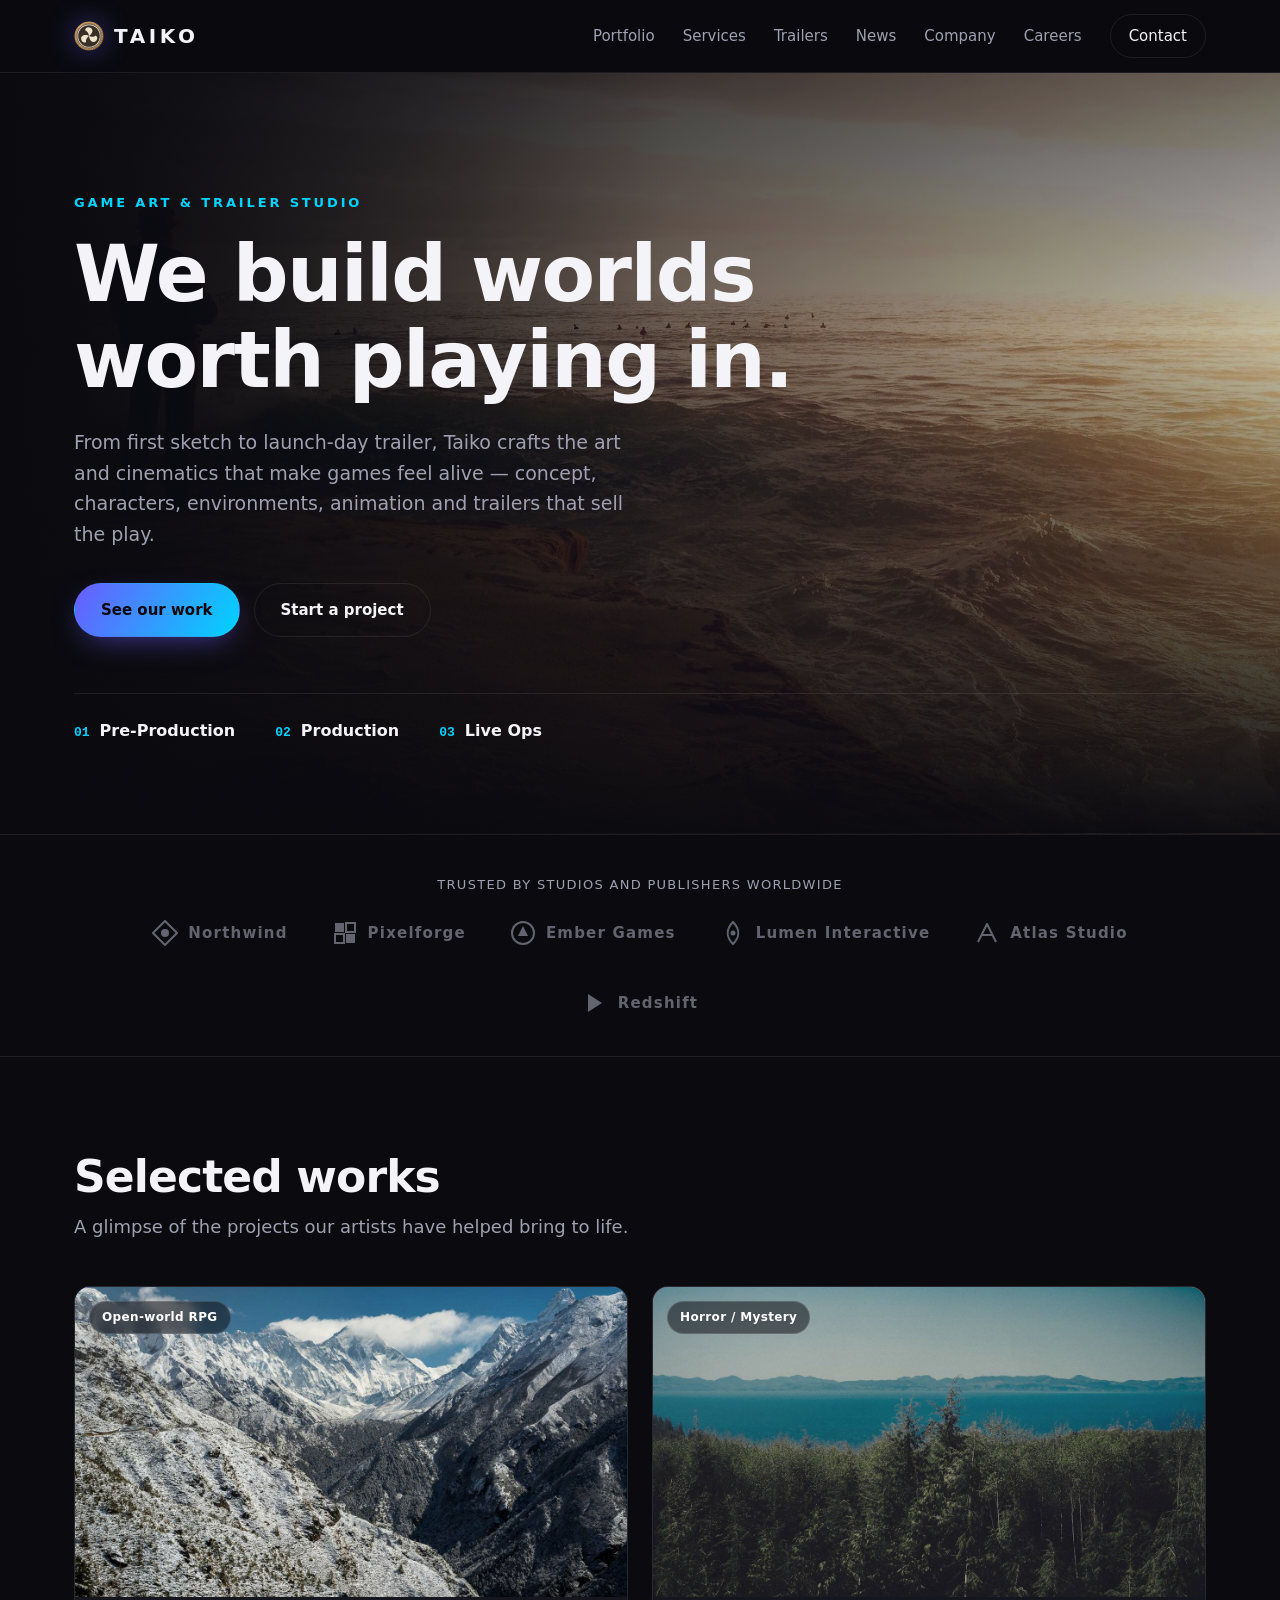
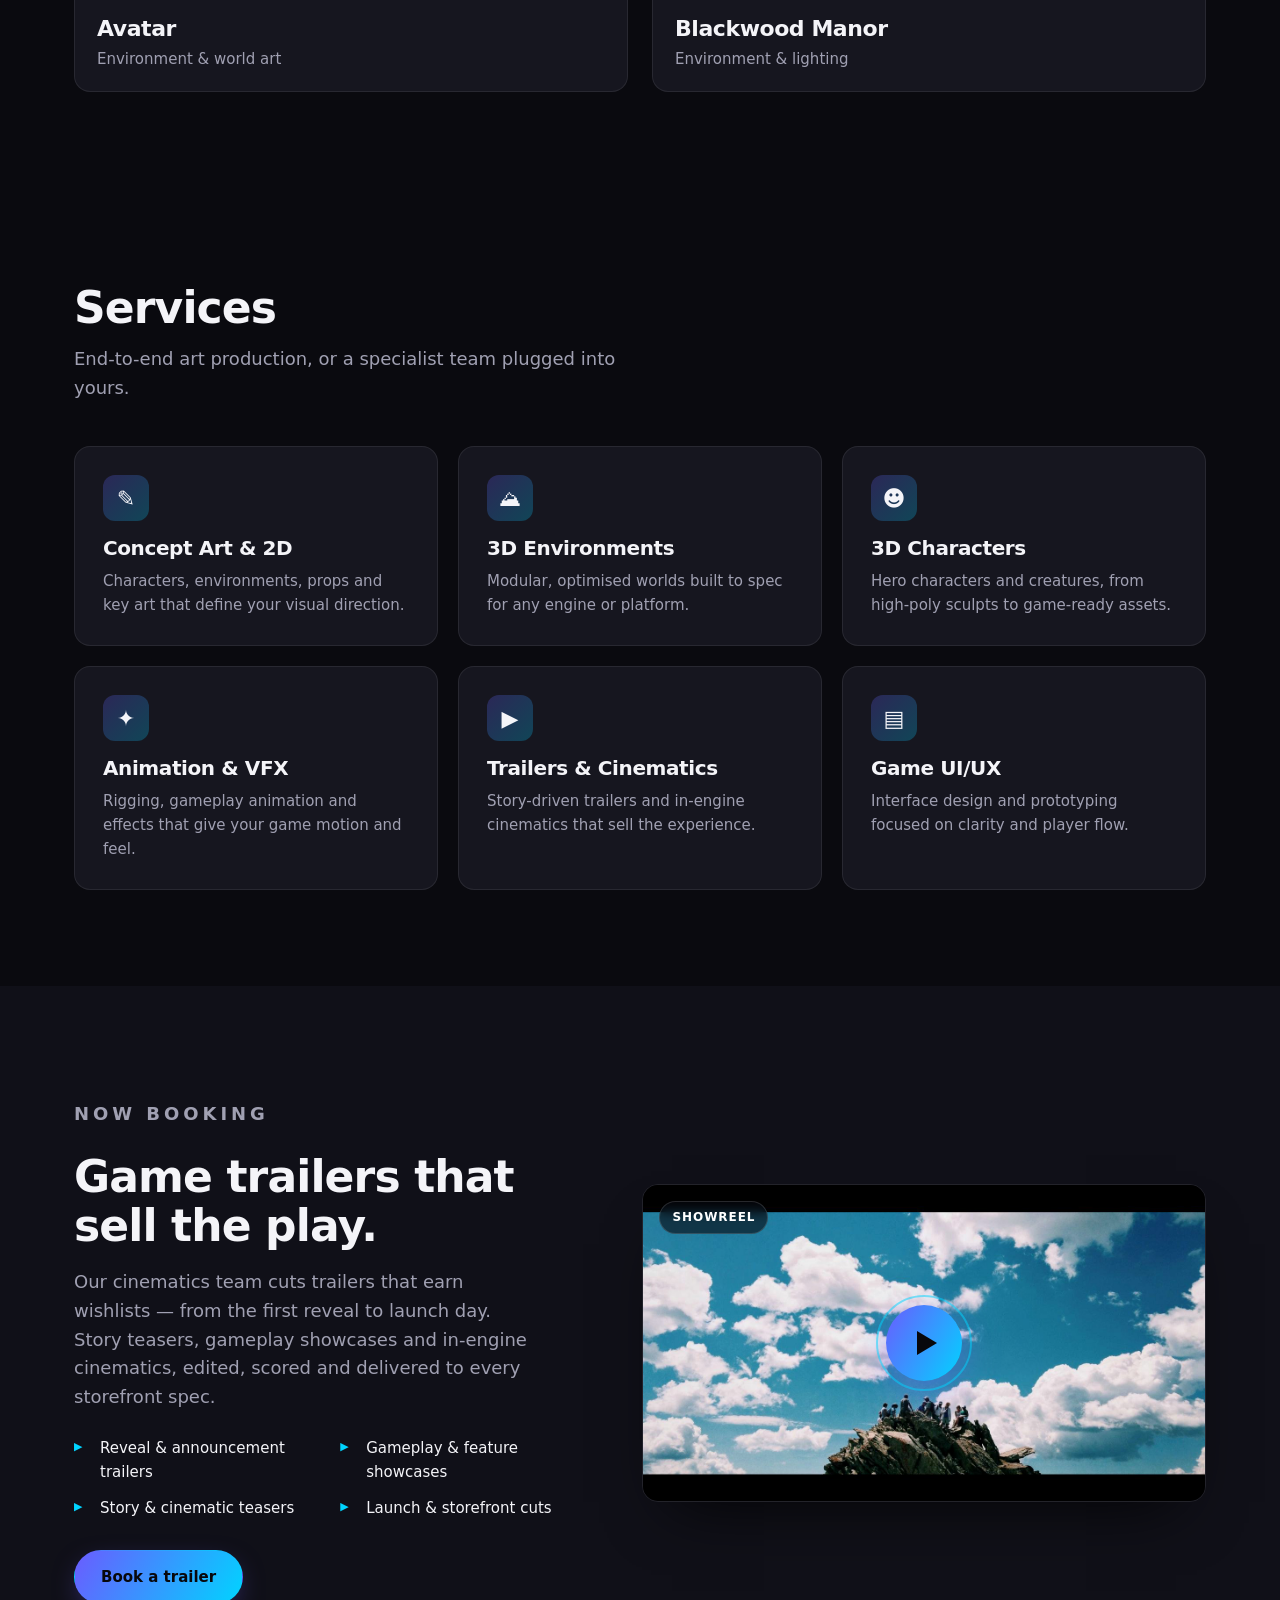
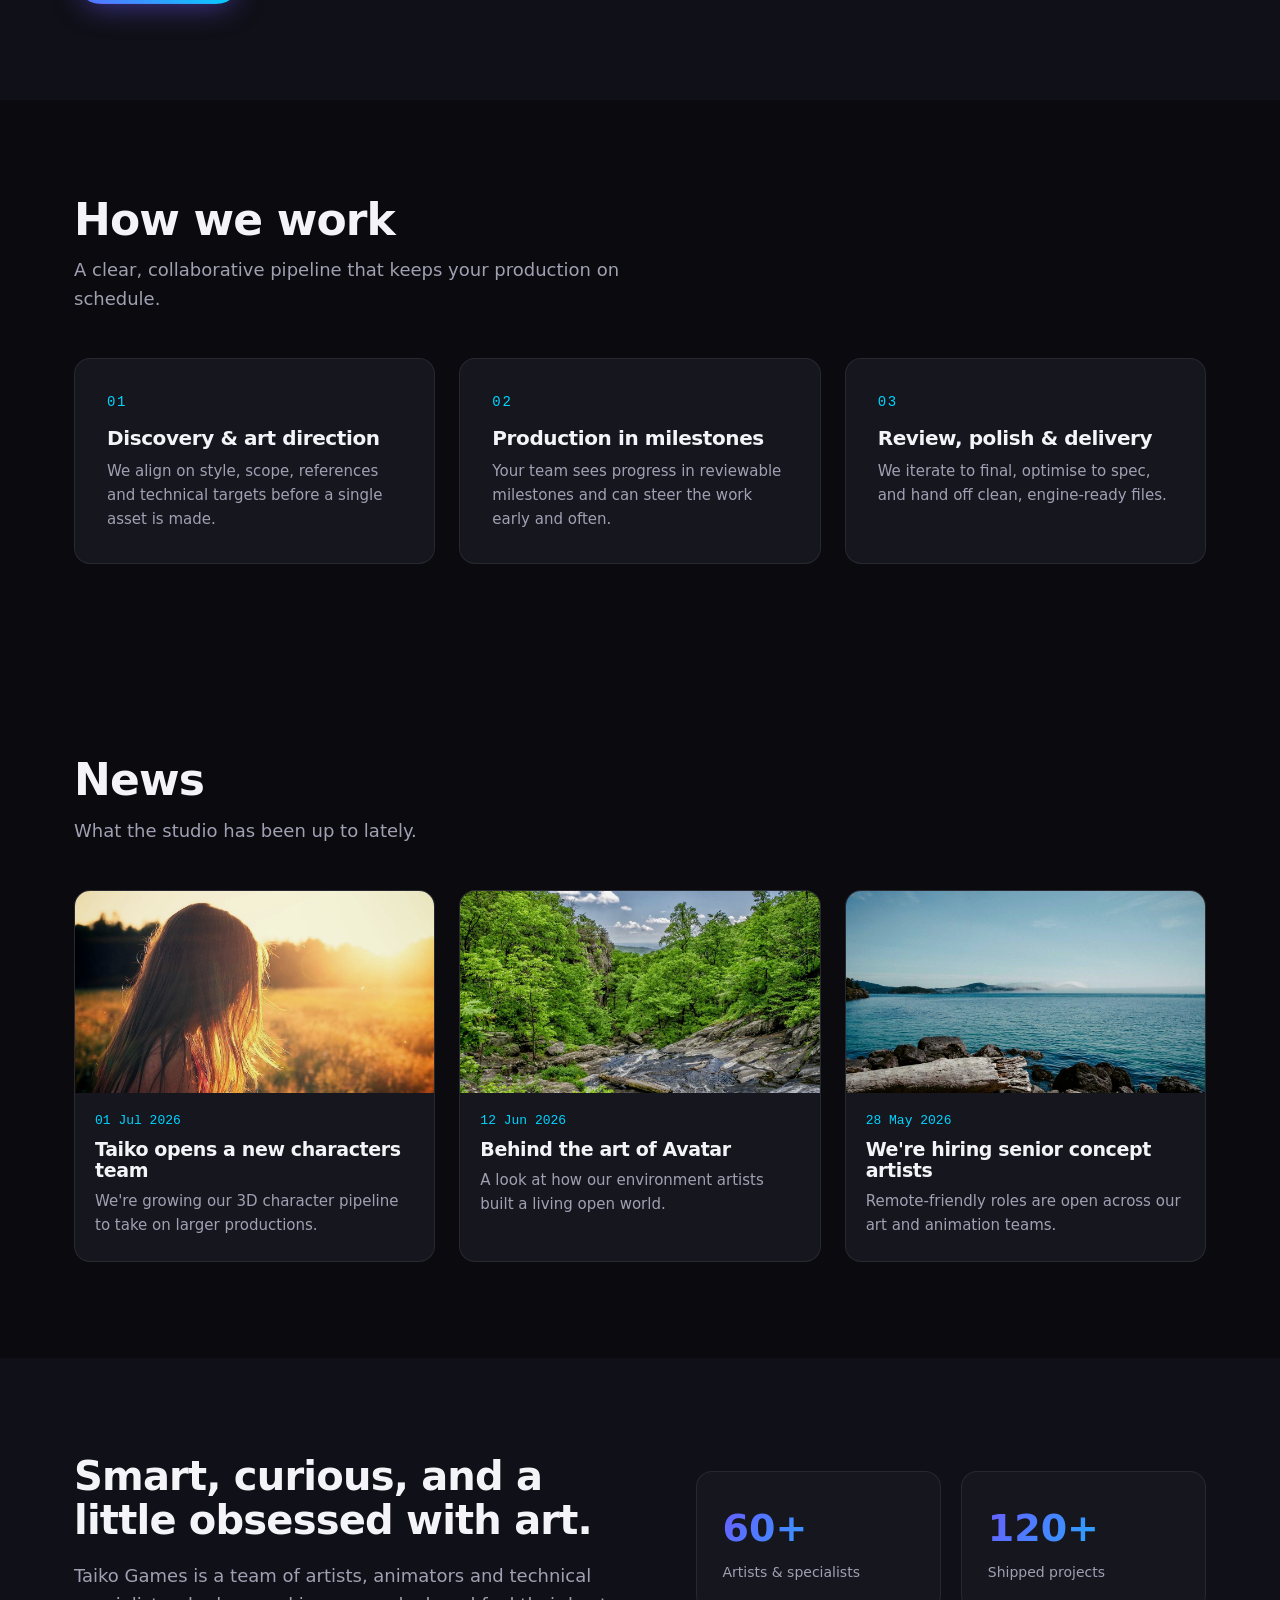
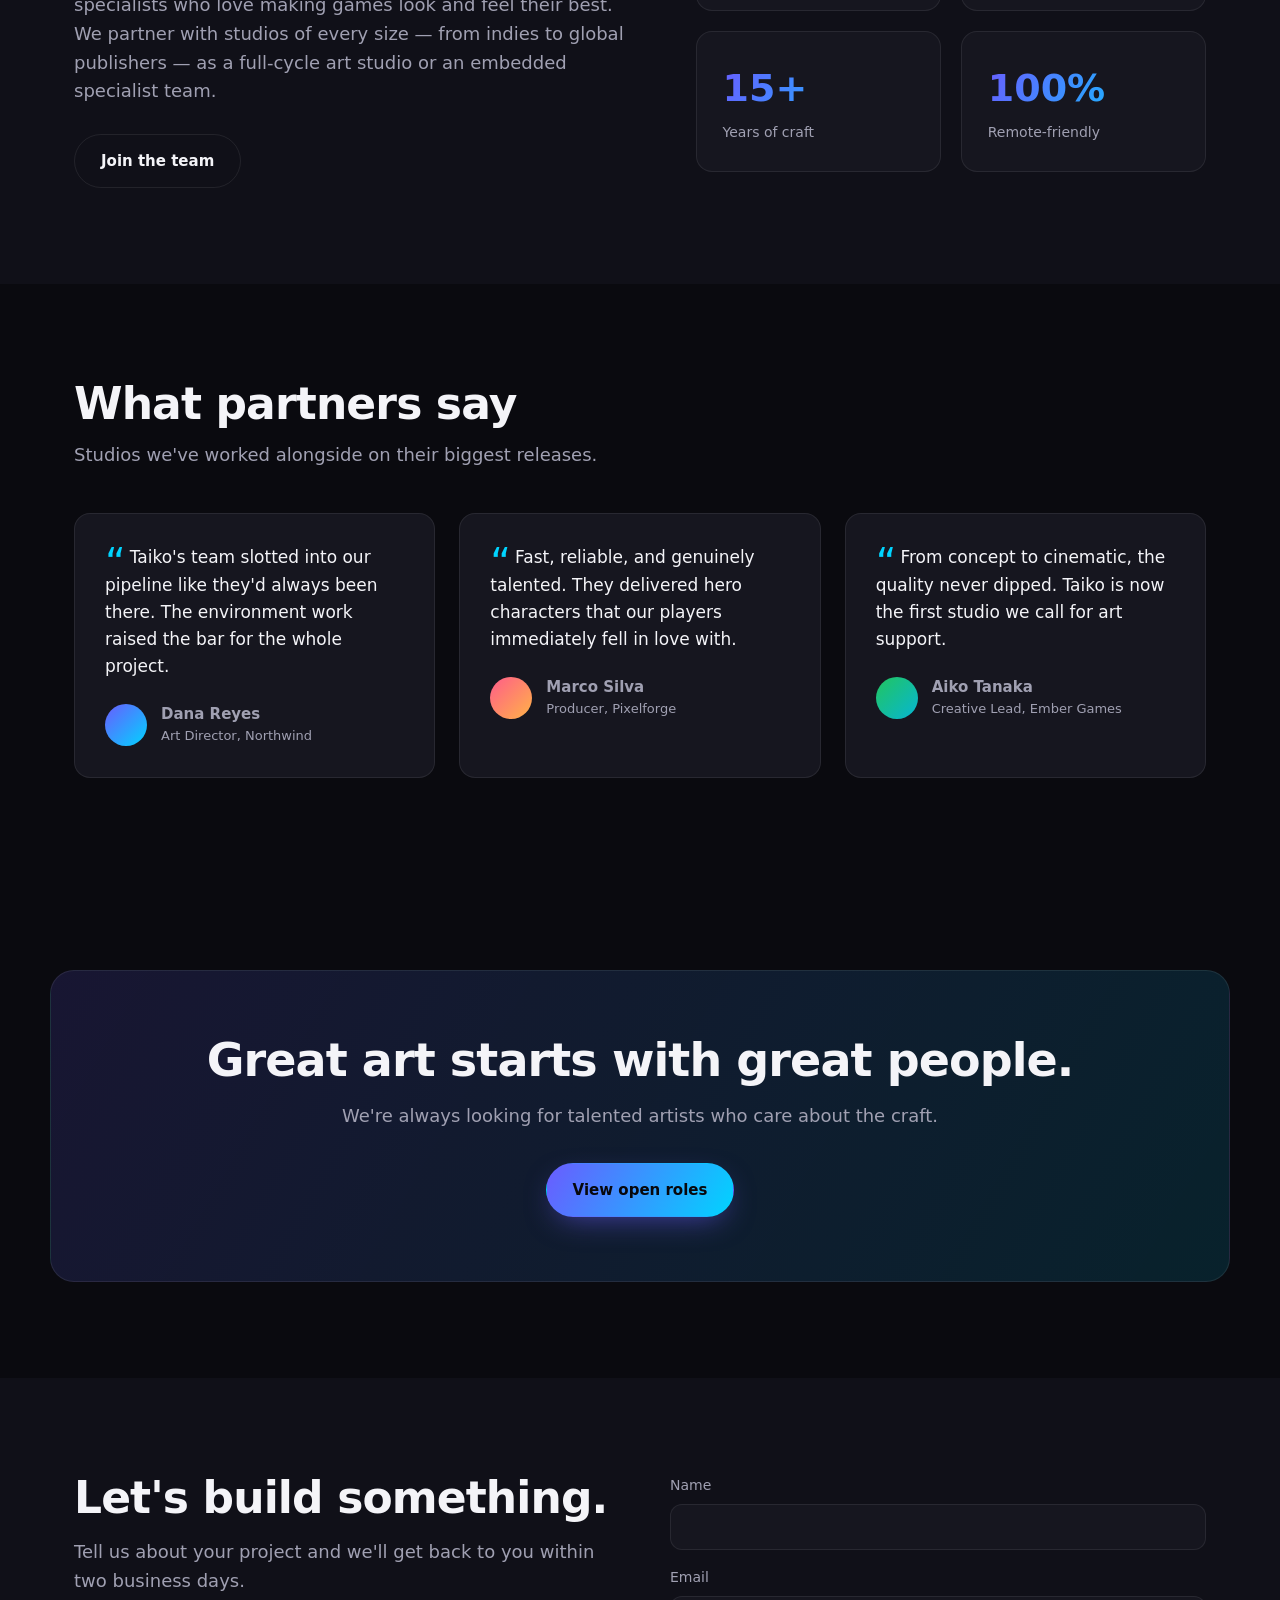
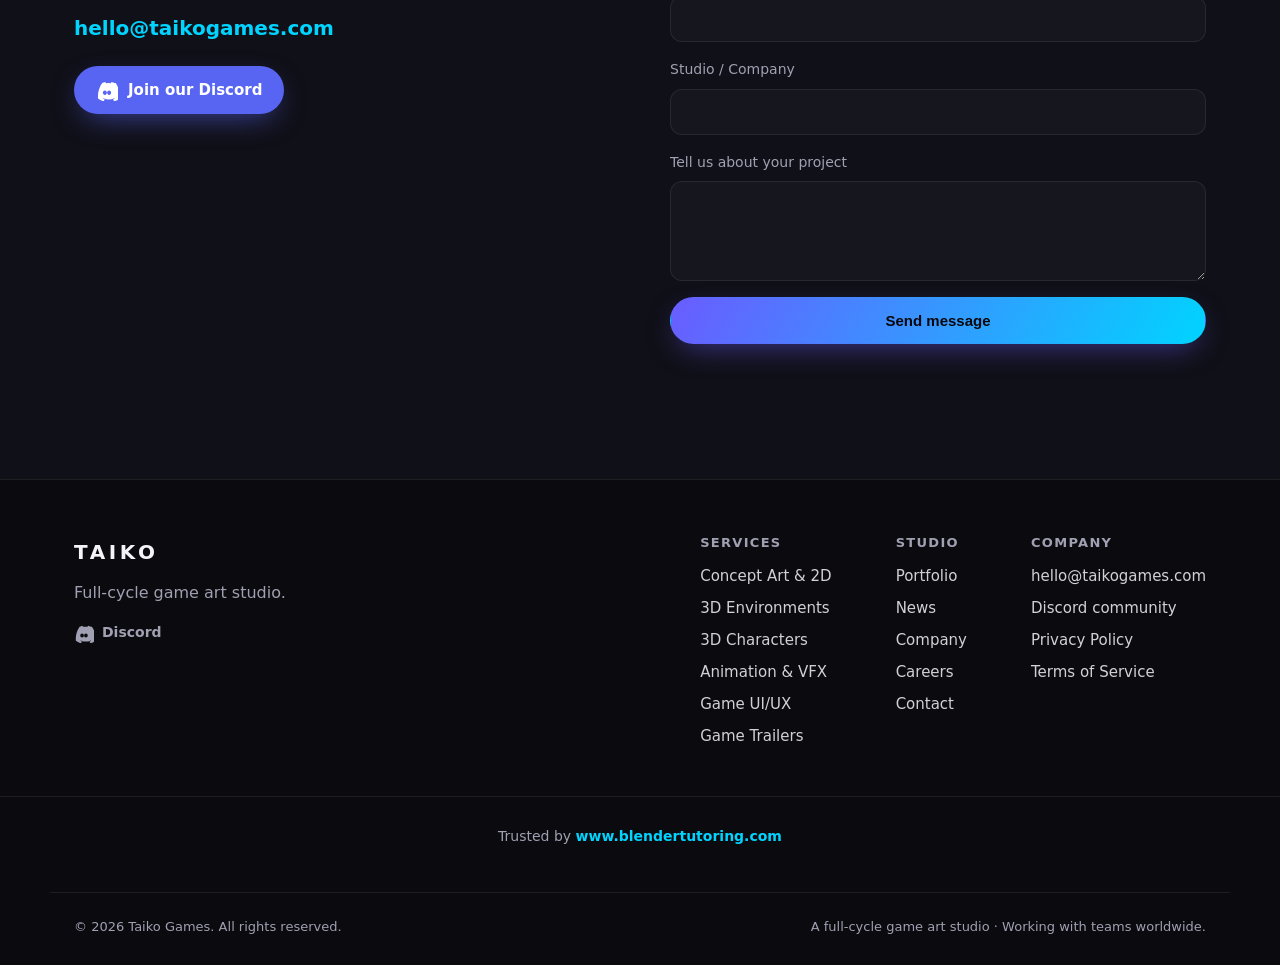
<file: index.html>
<!DOCTYPE html>
<html lang="en">
<head>
  <meta charset="UTF-8" />
  <meta name="viewport" content="width=device-width, initial-scale=1.0" />
  <!-- Primary meta -->
  <title>Taiko Games — Game Art &amp; Trailer Studio</title>
  <meta name="description" content="Taiko Games is a full-cycle game art and trailer studio delivering concept art, 3D environments, characters, animation, VFX, game UI/UX and game trailers for studios and publishers worldwide." />
  <meta name="keywords" content="game art studio, game trailer studio, game trailers, reveal trailer, gameplay trailer, cinematic trailer, game art outsourcing, concept art, 3D environment art, 3D character art, game animation, game cinematics, game UI UX" />
  <meta name="author" content="Taiko Games" />
  <meta name="robots" content="index, follow" />
  <meta name="theme-color" content="#0a0a0f" />

  <!-- NOTE: replace https://www.taikogames.com with your real domain before publishing -->
  <link rel="canonical" href="https://www.taikogames.com/" />

  <!-- Open Graph -->
  <meta property="og:type" content="website" />
  <meta property="og:site_name" content="Taiko Games" />
  <meta property="og:title" content="Taiko Games — Game Art &amp; Trailer Studio" />
  <meta property="og:description" content="Concept art, 3D environments, characters, animation, game UI/UX and game trailers — from first sketch to launch-day trailer." />
  <meta property="og:url" content="https://www.taikogames.com/" />
  <meta property="og:image" content="https://www.taikogames.com/img/og-image.png" />
  <meta property="og:image:width" content="1200" />
  <meta property="og:image:height" content="630" />
  <meta property="og:image:alt" content="Taiko Games — We build worlds worth playing in." />

  <!-- Twitter -->
  <meta name="twitter:card" content="summary_large_image" />
  <meta name="twitter:title" content="Taiko Games — Game Art &amp; Trailer Studio" />
  <meta name="twitter:description" content="Concept art, 3D environments, characters, animation, game UI/UX and game trailers — from first sketch to launch-day trailer." />
  <meta name="twitter:image" content="https://www.taikogames.com/img/og-image.png" />
  <meta name="twitter:image:alt" content="Taiko Games — We build worlds worth playing in." />

  <link rel="icon" type="image/svg+xml" href="img/logo.svg" />
  <link rel="stylesheet" href="css/style.css" />

  <!-- Structured data -->
  <script type="application/ld+json">
  {
    "@context": "https://schema.org",
    "@type": "Organization",
    "name": "Taiko Games",
    "url": "https://www.taikogames.com/",
    "logo": "https://www.taikogames.com/img/og-image.png",
    "description": "Full-cycle game art and trailer studio delivering concept art, 3D environments, characters, animation, game UI/UX and game trailers.",
    "email": "hello@taikogames.com",
    "sameAs": []
  }
  </script>
  <script type="application/ld+json">
  {
    "@context": "https://schema.org",
    "@type": "WebSite",
    "name": "Taiko Games",
    "url": "https://www.taikogames.com/"
  }
  </script>
</head>
<body>
  <!-- Header -->
  <header class="site-header" id="top">
    <div class="container header-inner">
      <a class="brand" href="#top" aria-label="Taiko Games home">
        <img class="brand-mark" src="img/logo.svg" alt="" aria-hidden="true" width="30" height="30" />
        <span class="brand-text">TAIKO</span>
      </a>
      <nav class="main-nav" aria-label="Primary">
        <a href="#work">Portfolio</a>
        <a href="#services">Services</a>
        <a href="#trailers">Trailers</a>
        <a href="#news">News</a>
        <a href="#company">Company</a>
        <a href="#careers">Careers</a>
        <a class="nav-cta" href="#contact">Contact</a>
      </nav>
      <button class="nav-toggle" aria-label="Toggle menu" aria-expanded="false">
        <span></span><span></span><span></span>
      </button>
    </div>
  </header>

  <main>
    <!-- Hero -->
    <section class="hero">
      <div class="hero-bg" aria-hidden="true"></div>
      <div class="container hero-inner">
        <p class="eyebrow">Game art &amp; trailer studio</p>
        <h1 class="hero-title">We build worlds<br />worth playing in.</h1>
        <p class="hero-sub">
          From first sketch to launch-day trailer, Taiko crafts the art and
          cinematics that make games feel alive — concept, characters,
          environments, animation and trailers that sell the play.
        </p>
        <div class="hero-actions">
          <a class="btn btn-primary" href="#work">See our work</a>
          <a class="btn btn-ghost" href="#contact">Start a project</a>
        </div>
        <ul class="pipeline">
          <li><span class="pipeline-num">01</span> Pre-Production</li>
          <li><span class="pipeline-num">02</span> Production</li>
          <li><span class="pipeline-num">03</span> Live Ops</li>
        </ul>
      </div>
    </section>

    <!-- Clients -->
    <section class="clients" aria-label="Studios we work with">
      <div class="container">
        <p class="clients-label">Trusted by studios and publishers worldwide</p>
        <ul class="client-logos">
          <li class="client-logo">
            <svg viewBox="0 0 26 26" aria-hidden="true"><path d="M13 1 L25 13 L13 25 L1 13 Z" fill="none" stroke="currentColor" stroke-width="2"/><circle cx="13" cy="13" r="4" fill="currentColor"/></svg>
            <span>Northwind</span>
          </li>
          <li class="client-logo">
            <svg viewBox="0 0 26 26" aria-hidden="true"><rect x="3" y="3" width="9" height="9" fill="currentColor"/><rect x="14" y="3" width="9" height="9" fill="none" stroke="currentColor" stroke-width="2"/><rect x="3" y="14" width="9" height="9" fill="none" stroke="currentColor" stroke-width="2"/><rect x="14" y="14" width="9" height="9" fill="currentColor"/></svg>
            <span>Pixelforge</span>
          </li>
          <li class="client-logo">
            <svg viewBox="0 0 26 26" aria-hidden="true"><circle cx="13" cy="13" r="11" fill="none" stroke="currentColor" stroke-width="2"/><path d="M13 6 L18 16 L8 16 Z" fill="currentColor"/></svg>
            <span>Ember Games</span>
          </li>
          <li class="client-logo">
            <svg viewBox="0 0 26 26" aria-hidden="true"><path d="M13 2 C6 9 6 17 13 24 C20 17 20 9 13 2 Z" fill="none" stroke="currentColor" stroke-width="2"/><circle cx="13" cy="13" r="2.5" fill="currentColor"/></svg>
            <span>Lumen Interactive</span>
          </li>
          <li class="client-logo">
            <svg viewBox="0 0 26 26" aria-hidden="true"><path d="M4 22 L13 4 L22 22" fill="none" stroke="currentColor" stroke-width="2" stroke-linejoin="round"/><line x1="8" y1="15" x2="18" y2="15" stroke="currentColor" stroke-width="2"/></svg>
            <span>Atlas Studio</span>
          </li>
          <li class="client-logo">
            <svg viewBox="0 0 26 26" aria-hidden="true"><path d="M6 4 L20 13 L6 22 Z" fill="currentColor"/></svg>
            <span>Redshift</span>
          </li>
        </ul>
      </div>
    </section>

    <!-- Selected work -->
    <section class="work" id="work">
      <div class="container">
        <header class="section-head">
          <h2>Selected works</h2>
          <p>A glimpse of the projects our artists have helped bring to life.</p>
        </header>
        <div class="work-grid">
          <article class="work-card reveal" style="--c1:#6a5cff;--c2:#00d4ff">
            <div class="work-thumb">
              <img class="thumb-art" src="img/covers/avatar.jpg" alt="Avatar — environment" loading="lazy" />
              <span class="work-badge">Open-world RPG</span>
            </div>
            <div class="work-meta">
              <h3>Avatar</h3>
              <p>Environment &amp; world art</p>
            </div>
          </article>
          <article class="work-card reveal" style="--c1:#ff5c8a;--c2:#ffb347">
            <div class="work-thumb">
              <img class="thumb-art" src="img/covers/blackwood-manor.jpg" alt="Blackwood Manor — environment" loading="lazy" />
              <span class="work-badge">Horror / Mystery</span>
            </div>
            <div class="work-meta">
              <h3>Blackwood Manor</h3>
              <p>Environment &amp; lighting</p>
            </div>
          </article>
        </div>
      </div>
    </section>

    <!-- Services -->
    <section class="services" id="services">
      <div class="container">
        <header class="section-head">
          <h2>Services</h2>
          <p>End-to-end art production, or a specialist team plugged into yours.</p>
        </header>
        <div class="service-grid">
          <article class="service-card">
            <span class="service-icon">✎</span>
            <h3>Concept Art &amp; 2D</h3>
            <p>Characters, environments, props and key art that define your visual direction.</p>
          </article>
          <article class="service-card">
            <span class="service-icon">⛰</span>
            <h3>3D Environments</h3>
            <p>Modular, optimised worlds built to spec for any engine or platform.</p>
          </article>
          <article class="service-card">
            <span class="service-icon">☻</span>
            <h3>3D Characters</h3>
            <p>Hero characters and creatures, from high-poly sculpts to game-ready assets.</p>
          </article>
          <article class="service-card">
            <span class="service-icon">✦</span>
            <h3>Animation &amp; VFX</h3>
            <p>Rigging, gameplay animation and effects that give your game motion and feel.</p>
          </article>
          <article class="service-card">
            <span class="service-icon">▶</span>
            <h3>Trailers &amp; Cinematics</h3>
            <p>Story-driven trailers and in-engine cinematics that sell the experience.</p>
          </article>
          <article class="service-card">
            <span class="service-icon">▤</span>
            <h3>Game UI/UX</h3>
            <p>Interface design and prototyping focused on clarity and player flow.</p>
          </article>
        </div>
      </div>
    </section>

    <!-- Trailers -->
    <section class="trailers" id="trailers">
      <div class="container trailers-inner">
        <div class="trailers-copy reveal">
          <p class="eyebrow">Now booking</p>
          <h2>Game trailers that sell the play.</h2>
          <p>
            Our cinematics team cuts trailers that earn wishlists — from the first
            reveal to launch day. Story teasers, gameplay showcases and in-engine
            cinematics, edited, scored and delivered to every storefront spec.
          </p>
          <ul class="trailer-points">
            <li>Reveal &amp; announcement trailers</li>
            <li>Gameplay &amp; feature showcases</li>
            <li>Story &amp; cinematic teasers</li>
            <li>Launch &amp; storefront cuts</li>
          </ul>
          <a class="btn btn-primary" href="#contact">Book a trailer</a>
        </div>
        <div class="trailers-media reveal">
          <img src="img/covers/trailer-still.jpg" alt="Cinematic still from a Taiko game trailer" loading="lazy" />
          <span class="play-btn" aria-hidden="true"></span>
          <span class="trailers-tag">Showreel</span>
        </div>
      </div>
    </section>

    <!-- Process -->
    <section class="process" id="process">
      <div class="container">
        <header class="section-head">
          <h2>How we work</h2>
          <p>A clear, collaborative pipeline that keeps your production on schedule.</p>
        </header>
        <div class="process-grid">
          <article class="process-step reveal">
            <span class="process-num">01</span>
            <h3>Discovery &amp; art direction</h3>
            <p>We align on style, scope, references and technical targets before a single asset is made.</p>
          </article>
          <article class="process-step reveal">
            <span class="process-num">02</span>
            <h3>Production in milestones</h3>
            <p>Your team sees progress in reviewable milestones and can steer the work early and often.</p>
          </article>
          <article class="process-step reveal">
            <span class="process-num">03</span>
            <h3>Review, polish &amp; delivery</h3>
            <p>We iterate to final, optimise to spec, and hand off clean, engine-ready files.</p>
          </article>
        </div>
      </div>
    </section>

    <!-- News -->
    <section class="news" id="news">
      <div class="container">
        <header class="section-head">
          <h2>News</h2>
          <p>What the studio has been up to lately.</p>
        </header>
        <div class="news-grid">
          <article class="news-card">
            <div class="news-thumb"><img src="img/covers/news-characters.jpg" alt="" loading="lazy" /></div>
            <time datetime="2026-07-01">01 Jul 2026</time>
            <h3>Taiko opens a new characters team</h3>
            <p>We're growing our 3D character pipeline to take on larger productions.</p>
          </article>
          <article class="news-card">
            <div class="news-thumb"><img src="img/covers/news-avatar.jpg" alt="" loading="lazy" /></div>
            <time datetime="2026-06-12">12 Jun 2026</time>
            <h3>Behind the art of Avatar</h3>
            <p>A look at how our environment artists built a living open world.</p>
          </article>
          <article class="news-card">
            <div class="news-thumb"><img src="img/covers/news-hiring.jpg" alt="" loading="lazy" /></div>
            <time datetime="2026-05-28">28 May 2026</time>
            <h3>We're hiring senior concept artists</h3>
            <p>Remote-friendly roles are open across our art and animation teams.</p>
          </article>
        </div>
      </div>
    </section>

    <!-- Company -->
    <section class="company" id="company">
      <div class="container company-inner">
        <div class="company-copy">
          <h2>Smart, curious, and a little obsessed with art.</h2>
          <p>
            Taiko Games is a team of artists, animators and technical specialists
            who love making games look and feel their best. We partner with
            studios of every size — from indies to global publishers — as a
            full-cycle art studio or an embedded specialist team.
          </p>
          <a class="btn btn-ghost" href="#careers">Join the team</a>
        </div>
        <ul class="stats">
          <li><strong>60+</strong><span>Artists &amp; specialists</span></li>
          <li><strong>120+</strong><span>Shipped projects</span></li>
          <li><strong>15+</strong><span>Years of craft</span></li>
          <li><strong>100%</strong><span>Remote-friendly</span></li>
        </ul>
      </div>
    </section>

    <!-- Testimonials -->
    <section class="testimonials">
      <div class="container">
        <header class="section-head">
          <h2>What partners say</h2>
          <p>Studios we've worked alongside on their biggest releases.</p>
        </header>
        <div class="testimonial-grid">
          <figure class="testimonial reveal">
            <blockquote>Taiko's team slotted into our pipeline like they'd always been there. The environment work raised the bar for the whole project.</blockquote>
            <figcaption><span class="t-avatar" style="--c1:#6a5cff;--c2:#00d4ff"></span><span><strong>Dana Reyes</strong>Art Director, Northwind</span></figcaption>
          </figure>
          <figure class="testimonial reveal">
            <blockquote>Fast, reliable, and genuinely talented. They delivered hero characters that our players immediately fell in love with.</blockquote>
            <figcaption><span class="t-avatar" style="--c1:#ff5c8a;--c2:#ffb347"></span><span><strong>Marco Silva</strong>Producer, Pixelforge</span></figcaption>
          </figure>
          <figure class="testimonial reveal">
            <blockquote>From concept to cinematic, the quality never dipped. Taiko is now the first studio we call for art support.</blockquote>
            <figcaption><span class="t-avatar" style="--c1:#22c55e;--c2:#06b6d4"></span><span><strong>Aiko Tanaka</strong>Creative Lead, Ember Games</span></figcaption>
          </figure>
        </div>
      </div>
    </section>

    <!-- Careers / CTA -->
    <section class="careers" id="careers">
      <div class="container careers-inner">
        <h2>Great art starts with great people.</h2>
        <p>We're always looking for talented artists who care about the craft.</p>
        <a class="btn btn-primary" href="#contact">View open roles</a>
      </div>
    </section>

    <!-- Contact -->
    <section class="contact" id="contact">
      <div class="container contact-inner">
        <div class="contact-copy">
          <h2>Let's build something.</h2>
          <p>Tell us about your project and we'll get back to you within two business days.</p>
          <p class="contact-email">hello@taikogames.com</p>
          <a class="discord-cta" href="https://discord.gg/HVt38e5CS" target="_blank" rel="noopener noreferrer">
            <svg viewBox="0 0 24 24" aria-hidden="true"><path fill="currentColor" d="M20.317 4.369A19.79 19.79 0 0 0 16.885 3.3a13.72 13.72 0 0 0-.617 1.267 18.27 18.27 0 0 0-5.487 0A12.64 12.64 0 0 0 10.156 3.3 19.736 19.736 0 0 0 6.72 4.369C2.79 10.14 1.732 15.76 2.256 21.3a19.9 19.9 0 0 0 6.03 3.05c.484-.66.915-1.363 1.286-2.1a12.9 12.9 0 0 1-2.025-.972c.17-.124.336-.253.496-.386a14.2 14.2 0 0 0 12.09 0c.162.135.328.264.496.386-.646.383-1.328.71-2.028.973.372.736.802 1.44 1.286 2.1a19.86 19.86 0 0 0 6.032-3.05c.617-6.396-1.06-11.966-4.44-16.931ZM9.68 17.335c-1.183 0-2.157-1.086-2.157-2.42 0-1.333.955-2.42 2.157-2.42 1.21 0 2.176 1.096 2.157 2.42 0 1.334-.955 2.42-2.157 2.42Zm4.64 0c-1.183 0-2.157-1.086-2.157-2.42 0-1.333.955-2.42 2.157-2.42 1.21 0 2.176 1.096 2.157 2.42 0 1.334-.947 2.42-2.157 2.42Z"/></svg>
            Join our Discord
          </a>
        </div>
        <form class="contact-form" id="contactForm" novalidate>
          <label>Name<input type="text" name="name" autocomplete="name" required /></label>
          <label>Email<input type="email" name="email" autocomplete="email" required /></label>
          <label>Studio / Company<input type="text" name="company" autocomplete="organization" /></label>
          <label>Tell us about your project<textarea name="message" rows="4" required></textarea></label>
          <button class="btn btn-primary" type="submit">Send message</button>
          <p class="form-status" id="formStatus" role="status" aria-live="polite"></p>
        </form>
      </div>
    </section>
  </main>

  <footer class="site-footer">
    <div class="container footer-inner">
      <div class="footer-brand">
        <span class="brand-text">TAIKO</span>
        <p>Full-cycle game art studio.</p>
        <a class="footer-social" href="https://discord.gg/HVt38e5CS" target="_blank" rel="noopener noreferrer" aria-label="Join the Taiko Discord">
          <svg viewBox="0 0 24 24" aria-hidden="true"><path fill="currentColor" d="M20.317 4.369A19.79 19.79 0 0 0 16.885 3.3a13.72 13.72 0 0 0-.617 1.267 18.27 18.27 0 0 0-5.487 0A12.64 12.64 0 0 0 10.156 3.3 19.736 19.736 0 0 0 6.72 4.369C2.79 10.14 1.732 15.76 2.256 21.3a19.9 19.9 0 0 0 6.03 3.05c.484-.66.915-1.363 1.286-2.1a12.9 12.9 0 0 1-2.025-.972c.17-.124.336-.253.496-.386a14.2 14.2 0 0 0 12.09 0c.162.135.328.264.496.386-.646.383-1.328.71-2.028.973.372.736.802 1.44 1.286 2.1a19.86 19.86 0 0 0 6.032-3.05c.617-6.396-1.06-11.966-4.44-16.931ZM9.68 17.335c-1.183 0-2.157-1.086-2.157-2.42 0-1.333.955-2.42 2.157-2.42 1.21 0 2.176 1.096 2.157 2.42 0 1.334-.955 2.42-2.157 2.42Zm4.64 0c-1.183 0-2.157-1.086-2.157-2.42 0-1.333.955-2.42 2.157-2.42 1.21 0 2.176 1.096 2.157 2.42 0 1.334-.947 2.42-2.157 2.42Z"/></svg>
          <span>Discord</span>
        </a>
      </div>
      <nav class="footer-nav" aria-label="Footer">
        <div>
          <h4>Services</h4>
          <a href="#services">Concept Art &amp; 2D</a>
          <a href="#services">3D Environments</a>
          <a href="#services">3D Characters</a>
          <a href="#services">Animation &amp; VFX</a>
          <a href="#services">Game UI/UX</a>
          <a href="#trailers">Game Trailers</a>
        </div>
        <div>
          <h4>Studio</h4>
          <a href="#work">Portfolio</a>
          <a href="#news">News</a>
          <a href="#company">Company</a>
          <a href="#careers">Careers</a>
          <a href="#contact">Contact</a>
        </div>
        <div>
          <h4>Company</h4>
          <a href="mailto:hello@taikogames.com">hello@taikogames.com</a>
          <a href="https://discord.gg/HVt38e5CS" target="_blank" rel="noopener noreferrer">Discord community</a>
          <a href="privacy.html">Privacy Policy</a>
          <a href="terms.html">Terms of Service</a>
        </div>
      </nav>
    </div>
    <p class="footer-trusted">
      Trusted by
      <a href="https://www.blendertutoring.com" target="_blank" rel="noopener noreferrer">www.blendertutoring.com</a>
    </p>
    <div class="container footer-bottom">
      <p>&copy; <span id="year"></span> Taiko Games. All rights reserved.</p>
      <p>A full-cycle game art studio · Working with teams worldwide.</p>
    </div>
  </footer>

  <script src="js/main.js"></script>
</body>
</html>
</file>
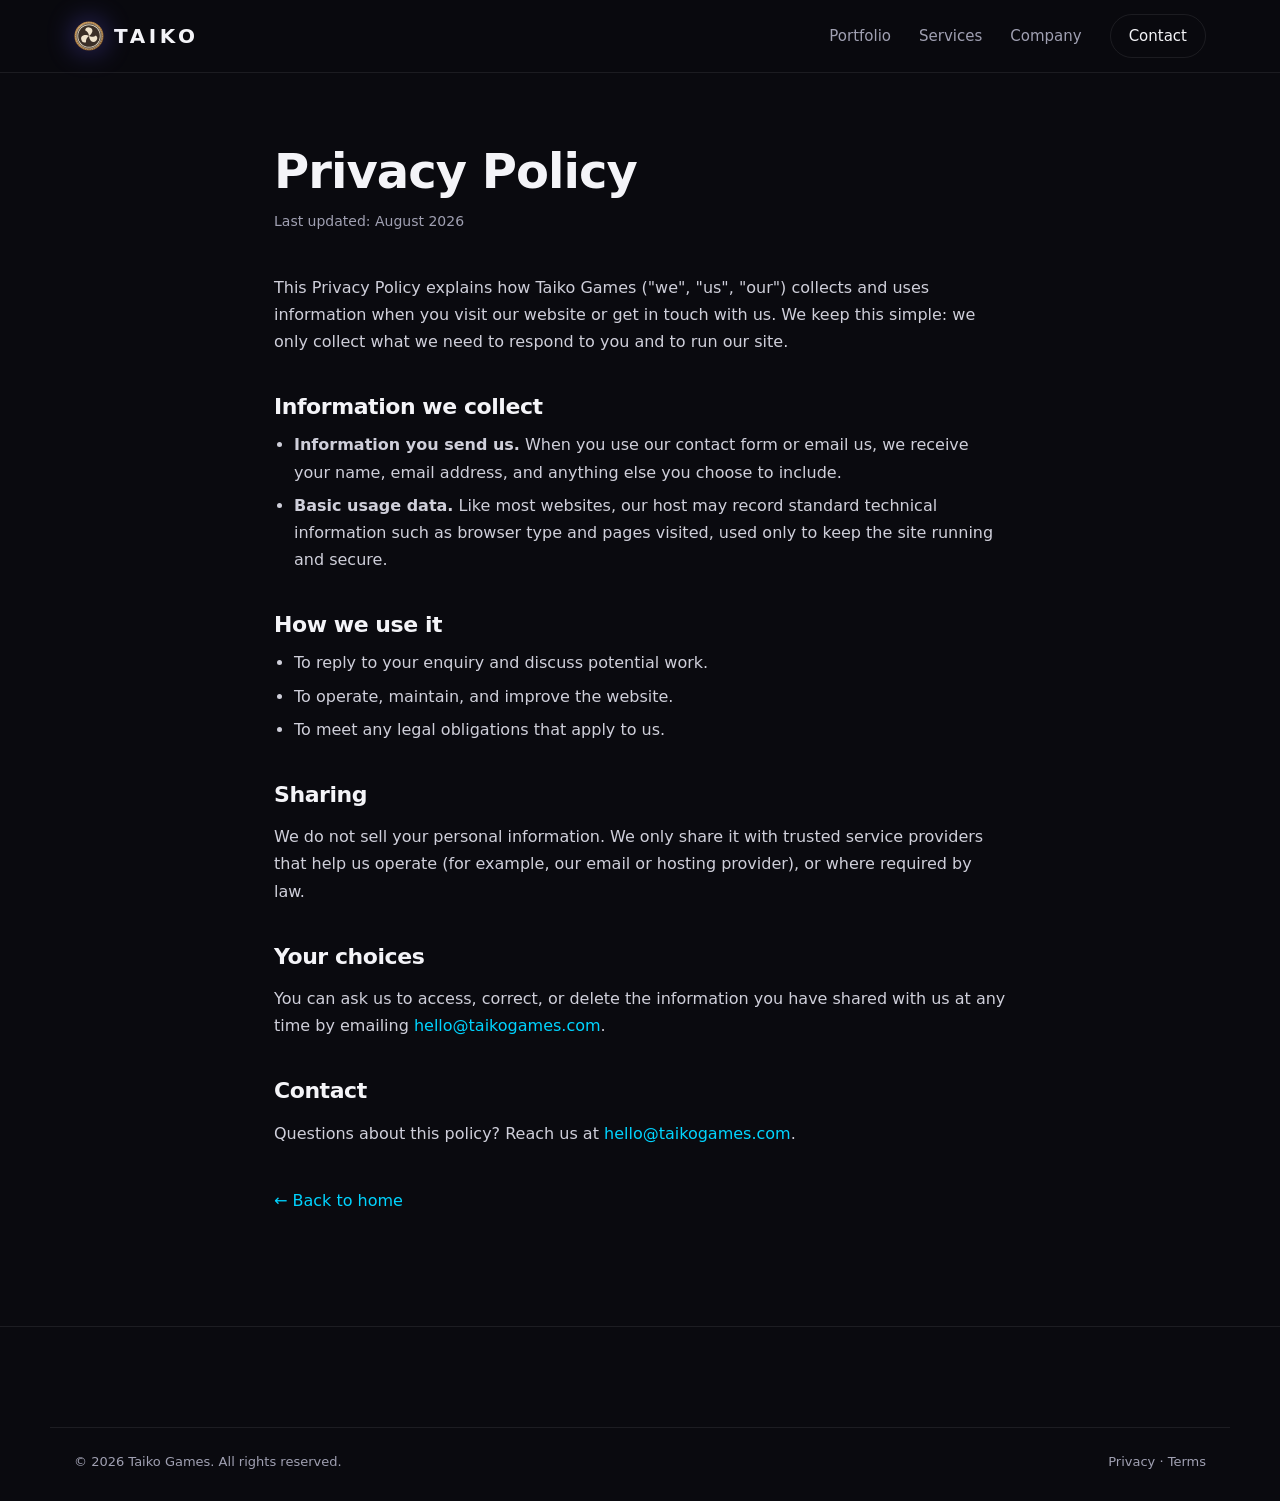
<file: privacy.html>
<!DOCTYPE html>
<html lang="en">
<head>
  <meta charset="UTF-8" />
  <meta name="viewport" content="width=device-width, initial-scale=1.0" />
  <title>Privacy Policy — Taiko Games</title>
  <meta name="description" content="How Taiko Games handles the information you share with us." />
  <meta name="robots" content="index, follow" />
  <meta name="theme-color" content="#0a0a0f" />
  <link rel="icon" type="image/svg+xml" href="img/logo.svg" />
  <link rel="stylesheet" href="css/style.css" />
</head>
<body>
  <header class="site-header">
    <div class="container header-inner">
      <a class="brand" href="index.html" aria-label="Taiko Games home">
        <img class="brand-mark" src="img/logo.svg" alt="" aria-hidden="true" width="30" height="30" />
        <span class="brand-text">TAIKO</span>
      </a>
      <nav class="main-nav" aria-label="Primary">
        <a href="index.html#work">Portfolio</a>
        <a href="index.html#services">Services</a>
        <a href="index.html#company">Company</a>
        <a class="nav-cta" href="index.html#contact">Contact</a>
      </nav>
    </div>
  </header>

  <main class="page">
    <div class="container">
      <h1>Privacy Policy</h1>
      <p class="updated">Last updated: August 2026</p>

      <p>
        This Privacy Policy explains how Taiko Games ("we", "us", "our") collects and uses
        information when you visit our website or get in touch with us. We keep this simple:
        we only collect what we need to respond to you and to run our site.
      </p>

      <h2>Information we collect</h2>
      <ul>
        <li><strong>Information you send us.</strong> When you use our contact form or email us, we receive your name, email address, and anything else you choose to include.</li>
        <li><strong>Basic usage data.</strong> Like most websites, our host may record standard technical information such as browser type and pages visited, used only to keep the site running and secure.</li>
      </ul>

      <h2>How we use it</h2>
      <ul>
        <li>To reply to your enquiry and discuss potential work.</li>
        <li>To operate, maintain, and improve the website.</li>
        <li>To meet any legal obligations that apply to us.</li>
      </ul>

      <h2>Sharing</h2>
      <p>
        We do not sell your personal information. We only share it with trusted service providers
        that help us operate (for example, our email or hosting provider), or where required by law.
      </p>

      <h2>Your choices</h2>
      <p>
        You can ask us to access, correct, or delete the information you have shared with us at any
        time by emailing <a href="mailto:hello@taikogames.com">hello@taikogames.com</a>.
      </p>

      <h2>Contact</h2>
      <p>
        Questions about this policy? Reach us at
        <a href="mailto:hello@taikogames.com">hello@taikogames.com</a>.
      </p>

      <p style="margin-top:40px"><a href="index.html">&larr; Back to home</a></p>
    </div>
  </main>

  <footer class="site-footer">
    <div class="container footer-bottom">
      <p>&copy; <span id="year"></span> Taiko Games. All rights reserved.</p>
      <p><a href="privacy.html">Privacy</a> · <a href="terms.html">Terms</a></p>
    </div>
  </footer>
  <script src="js/main.js"></script>
</body>
</html>
</file>
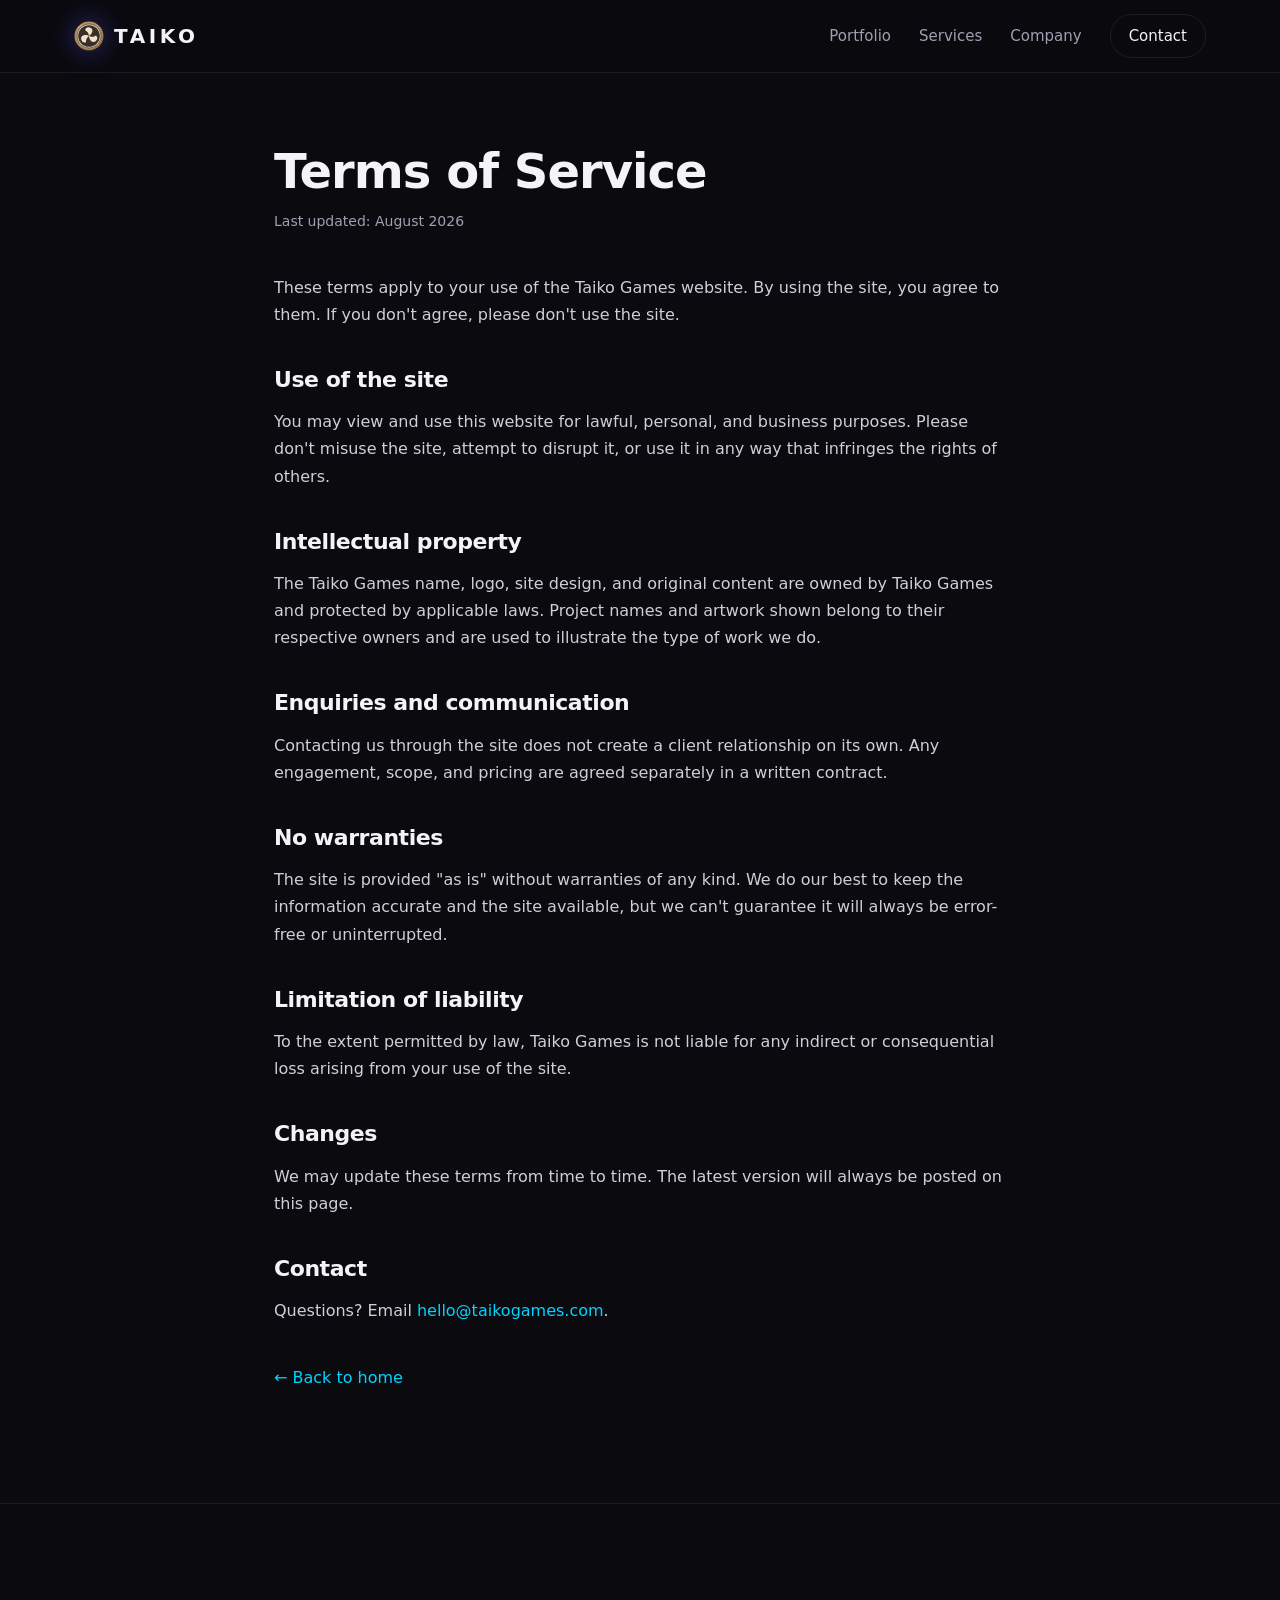
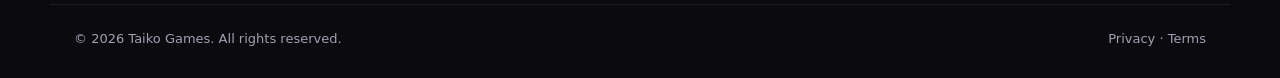
<file: terms.html>
<!DOCTYPE html>
<html lang="en">
<head>
  <meta charset="UTF-8" />
  <meta name="viewport" content="width=device-width, initial-scale=1.0" />
  <title>Terms of Service — Taiko Games</title>
  <meta name="description" content="The terms that apply when you use the Taiko Games website." />
  <meta name="robots" content="index, follow" />
  <meta name="theme-color" content="#0a0a0f" />
  <link rel="icon" type="image/svg+xml" href="img/logo.svg" />
  <link rel="stylesheet" href="css/style.css" />
</head>
<body>
  <header class="site-header">
    <div class="container header-inner">
      <a class="brand" href="index.html" aria-label="Taiko Games home">
        <img class="brand-mark" src="img/logo.svg" alt="" aria-hidden="true" width="30" height="30" />
        <span class="brand-text">TAIKO</span>
      </a>
      <nav class="main-nav" aria-label="Primary">
        <a href="index.html#work">Portfolio</a>
        <a href="index.html#services">Services</a>
        <a href="index.html#company">Company</a>
        <a class="nav-cta" href="index.html#contact">Contact</a>
      </nav>
    </div>
  </header>

  <main class="page">
    <div class="container">
      <h1>Terms of Service</h1>
      <p class="updated">Last updated: August 2026</p>

      <p>
        These terms apply to your use of the Taiko Games website. By using the site, you agree to
        them. If you don't agree, please don't use the site.
      </p>

      <h2>Use of the site</h2>
      <p>
        You may view and use this website for lawful, personal, and business purposes. Please don't
        misuse the site, attempt to disrupt it, or use it in any way that infringes the rights of
        others.
      </p>

      <h2>Intellectual property</h2>
      <p>
        The Taiko Games name, logo, site design, and original content are owned by Taiko Games and
        protected by applicable laws. Project names and artwork shown belong to their respective
        owners and are used to illustrate the type of work we do.
      </p>

      <h2>Enquiries and communication</h2>
      <p>
        Contacting us through the site does not create a client relationship on its own. Any
        engagement, scope, and pricing are agreed separately in a written contract.
      </p>

      <h2>No warranties</h2>
      <p>
        The site is provided "as is" without warranties of any kind. We do our best to keep the
        information accurate and the site available, but we can't guarantee it will always be
        error-free or uninterrupted.
      </p>

      <h2>Limitation of liability</h2>
      <p>
        To the extent permitted by law, Taiko Games is not liable for any indirect or consequential
        loss arising from your use of the site.
      </p>

      <h2>Changes</h2>
      <p>
        We may update these terms from time to time. The latest version will always be posted on
        this page.
      </p>

      <h2>Contact</h2>
      <p>
        Questions? Email <a href="mailto:hello@taikogames.com">hello@taikogames.com</a>.
      </p>

      <p style="margin-top:40px"><a href="index.html">&larr; Back to home</a></p>
    </div>
  </main>

  <footer class="site-footer">
    <div class="container footer-bottom">
      <p>&copy; <span id="year"></span> Taiko Games. All rights reserved.</p>
      <p><a href="privacy.html">Privacy</a> · <a href="terms.html">Terms</a></p>
    </div>
  </footer>
  <script src="js/main.js"></script>
</body>
</html>
</file>
<file: css/style.css>
/* ---------- Tokens ---------- */
:root {
  --bg: #0a0a0f;
  --bg-2: #101018;
  --surface: #16161f;
  --surface-2: #1d1d29;
  --text: #f4f4f8;
  --muted: #a0a0b2;
  --line: rgba(255, 255, 255, 0.08);
  --accent: #6a5cff;
  --accent-2: #00d4ff;
  --radius: 16px;
  --maxw: 1180px;
  --font: "Inter", system-ui, -apple-system, "Segoe UI", Roboto, Helvetica, Arial, sans-serif;
}

* { box-sizing: border-box; }

html { scroll-behavior: smooth; }

body {
  margin: 0;
  background: var(--bg);
  color: var(--text);
  font-family: var(--font);
  line-height: 1.6;
  -webkit-font-smoothing: antialiased;
}

.container {
  width: 100%;
  max-width: var(--maxw);
  margin: 0 auto;
  padding: 0 24px;
}

a { color: inherit; text-decoration: none; }

h1, h2, h3, h4 { line-height: 1.1; margin: 0; letter-spacing: -0.02em; }

/* ---------- Buttons ---------- */
.btn {
  display: inline-block;
  padding: 14px 26px;
  border-radius: 999px;
  font-weight: 600;
  font-size: 15px;
  transition: transform 0.15s ease, box-shadow 0.2s ease, background 0.2s ease;
  cursor: pointer;
  border: 1px solid transparent;
}
.btn:hover { transform: translateY(-2px); }
.btn-primary {
  background: linear-gradient(120deg, var(--accent), var(--accent-2));
  color: #08080c;
  box-shadow: 0 10px 30px -10px rgba(106, 92, 255, 0.6);
}
.btn-ghost {
  background: transparent;
  border-color: var(--line);
  color: var(--text);
}
.btn-ghost:hover { border-color: rgba(255,255,255,0.25); background: rgba(255,255,255,0.03); }

/* ---------- Header ---------- */
.site-header {
  position: sticky;
  top: 0;
  z-index: 50;
  background: rgba(10, 10, 15, 0.75);
  backdrop-filter: blur(14px);
  border-bottom: 1px solid var(--line);
}
.header-inner {
  display: flex;
  align-items: center;
  justify-content: space-between;
  height: 72px;
}
.brand { display: flex; align-items: center; gap: 10px; }
.brand-mark {
  width: 30px; height: 30px; display: block;
  filter: drop-shadow(0 0 14px rgba(106, 92, 255, 0.45));
}
.brand-text { font-weight: 800; letter-spacing: 0.18em; font-size: 20px; }

.main-nav { display: flex; align-items: center; gap: 28px; }
.main-nav a { color: var(--muted); font-size: 15px; font-weight: 500; transition: color 0.15s ease; }
.main-nav a:hover { color: var(--text); }
.nav-cta {
  padding: 9px 18px; border-radius: 999px;
  border: 1px solid var(--line); color: var(--text) !important;
}
.nav-cta:hover { border-color: var(--accent); }

.nav-toggle {
  display: none; flex-direction: column; gap: 5px;
  background: none; border: none; cursor: pointer; padding: 8px;
}
.nav-toggle span { width: 24px; height: 2px; background: var(--text); border-radius: 2px; transition: 0.2s; }

/* ---------- Hero ---------- */
.hero { position: relative; overflow: hidden; padding: 120px 0 90px; }
.hero-bg {
  position: absolute; inset: 0; z-index: 0;
  background-image:
    linear-gradient(to bottom, rgba(10,10,15,0.55) 0%, rgba(10,10,15,0.15) 34%, rgba(10,10,15,0.98) 100%),
    linear-gradient(to right, var(--bg) 0%, rgba(10,10,15,0.55) 44%, rgba(10,10,15,0.05) 100%),
    url("../img/covers/hero-bg.jpg");
  background-size: cover;
  background-position: center right;
  background-repeat: no-repeat;
}
.hero-inner { position: relative; z-index: 1; }
.eyebrow {
  text-transform: uppercase; letter-spacing: 0.22em; font-size: 13px;
  color: var(--accent-2); margin: 0 0 18px; font-weight: 600;
}
.hero-title { font-size: clamp(40px, 7vw, 78px); font-weight: 800; }
.hero-sub { max-width: 560px; color: var(--muted); font-size: 19px; margin: 24px 0 0; }
.hero-actions { display: flex; gap: 14px; margin: 34px 0 0; flex-wrap: wrap; }

.pipeline {
  list-style: none; display: flex; gap: 40px; flex-wrap: wrap;
  margin: 56px 0 0; padding: 24px 0 0; border-top: 1px solid var(--line);
}
.pipeline li { font-weight: 600; color: var(--text); display: flex; align-items: baseline; gap: 10px; }
.pipeline-num { color: var(--accent-2); font-size: 13px; font-family: monospace; }

/* ---------- Clients ---------- */
.clients { padding: 40px 0; border-top: 1px solid var(--line); border-bottom: 1px solid var(--line); }
.clients-label { text-align: center; color: var(--muted); font-size: 13px; letter-spacing: 0.1em; text-transform: uppercase; margin: 0 0 24px; }
.client-logos {
  list-style: none; margin: 0; padding: 0;
  display: flex; flex-wrap: wrap; gap: 44px; justify-content: center; align-items: center;
}
.client-logo {
  display: flex; align-items: center; gap: 10px;
  color: var(--muted); opacity: 0.6;
  transition: opacity 0.2s ease, color 0.2s ease;
}
.client-logo:hover { opacity: 1; color: var(--text); }
.client-logo svg { width: 26px; height: 26px; flex: none; }
.client-logo span { font-weight: 700; letter-spacing: 0.08em; font-size: 15px; white-space: nowrap; }

/* ---------- Section heads ---------- */
.section-head { margin: 0 0 44px; }
.section-head h2 { font-size: clamp(28px, 4vw, 44px); font-weight: 800; }
.section-head p { color: var(--muted); font-size: 18px; margin: 12px 0 0; max-width: 560px; }

.work, .services, .news, .company, .careers, .contact { padding: 96px 0; }

/* ---------- Work grid ---------- */
.work-grid { display: grid; grid-template-columns: repeat(2, 1fr); gap: 24px; }
.work-card {
  background: var(--surface); border: 1px solid var(--line); border-radius: var(--radius);
  overflow: hidden; transition: transform 0.2s ease, border-color 0.2s ease;
}
.work-card:hover { transform: translateY(-4px); border-color: rgba(255,255,255,0.18); }
.work-thumb {
  aspect-ratio: 16 / 9;
  background: linear-gradient(135deg, var(--c1), var(--c2));
  position: relative;
  overflow: hidden;
}
.work-thumb::after {
  content: ""; position: absolute; inset: 0; z-index: 2;
  background: radial-gradient(120% 120% at 0% 0%, rgba(255,255,255,0.22), transparent 45%);
}
.thumb-art { position: absolute; inset: 0; width: 100%; height: 100%; object-fit: cover; z-index: 1; }
.work-card:hover .thumb-art { transform: scale(1.05); }
.thumb-art { transition: transform 0.4s ease; }
.work-badge {
  position: absolute; top: 14px; left: 14px; z-index: 3;
  background: rgba(8, 8, 14, 0.5); backdrop-filter: blur(6px);
  color: #fff; font-size: 12px; font-weight: 600; letter-spacing: 0.03em;
  padding: 6px 12px; border-radius: 999px; border: 1px solid rgba(255,255,255,0.14);
}
.work-meta { padding: 20px 22px; }
.work-meta h3 { font-size: 22px; }
.work-meta p { color: var(--muted); margin: 6px 0 0; font-size: 15px; }

/* ---------- Services grid ---------- */
.service-grid { display: grid; grid-template-columns: repeat(3, 1fr); gap: 20px; }
.service-card {
  background: var(--surface); border: 1px solid var(--line); border-radius: var(--radius);
  padding: 28px; transition: transform 0.2s ease, background 0.2s ease;
}
.service-card:hover { transform: translateY(-4px); background: var(--surface-2); }
.service-icon {
  display: inline-grid; place-items: center; width: 46px; height: 46px; border-radius: 12px;
  background: linear-gradient(135deg, rgba(106,92,255,0.25), rgba(0,212,255,0.25));
  font-size: 22px; margin-bottom: 16px;
}
.service-card h3 { font-size: 20px; }
.service-card p { color: var(--muted); margin: 10px 0 0; font-size: 15px; }

/* ---------- News ---------- */
.news-grid { display: grid; grid-template-columns: repeat(3, 1fr); gap: 24px; }
.news-card {
  background: var(--surface); border: 1px solid var(--line); border-radius: var(--radius);
  overflow: hidden; transition: transform 0.2s ease;
}
.news-card:hover { transform: translateY(-4px); }
.news-thumb { aspect-ratio: 16 / 9; overflow: hidden; background: #14141f; }
.news-thumb img { width: 100%; height: 100%; object-fit: cover; display: block; transition: transform 0.4s ease; }
.news-card:hover .news-thumb img { transform: scale(1.04); }
.news-card time { display: block; color: var(--accent-2); font-size: 13px; padding: 18px 20px 0; font-family: monospace; }
.news-card h3 { font-size: 19px; padding: 8px 20px 0; }
.news-card p { color: var(--muted); font-size: 15px; padding: 8px 20px 24px; margin: 0; }

/* ---------- Company ---------- */
.company { background: var(--bg-2); }
.company-inner { display: grid; grid-template-columns: 1.1fr 1fr; gap: 60px; align-items: center; }
.company-copy h2 { font-size: clamp(26px, 3.5vw, 40px); font-weight: 800; }
.company-copy p { color: var(--muted); font-size: 18px; margin: 20px 0 28px; }
.stats { list-style: none; margin: 0; padding: 0; display: grid; grid-template-columns: 1fr 1fr; gap: 20px; }
.stats li {
  background: var(--surface); border: 1px solid var(--line); border-radius: var(--radius);
  padding: 26px; text-align: left;
}
.stats strong {
  display: block; font-size: 38px; font-weight: 800;
  background: linear-gradient(120deg, var(--accent), var(--accent-2));
  -webkit-background-clip: text; background-clip: text; color: transparent;
}
.stats span { color: var(--muted); font-size: 14px; }

/* ---------- Careers ---------- */
.careers { text-align: center; }
.careers-inner {
  background: linear-gradient(120deg, rgba(106,92,255,0.15), rgba(0,212,255,0.12));
  border: 1px solid var(--line); border-radius: 24px; padding: 64px 24px;
}
.careers-inner h2 { font-size: clamp(28px, 4vw, 46px); font-weight: 800; }
.careers-inner p { color: var(--muted); font-size: 18px; margin: 16px 0 32px; }

/* ---------- Contact ---------- */
.contact { background: var(--bg-2); }
.contact-inner { display: grid; grid-template-columns: 1fr 1fr; gap: 60px; }
.contact-copy h2 { font-size: clamp(28px, 4vw, 44px); font-weight: 800; }
.contact-copy p { color: var(--muted); font-size: 18px; margin: 16px 0 0; }
.contact-email { color: var(--accent-2) !important; font-weight: 600; font-size: 20px !important; }
.discord-cta {
  display: inline-flex; align-items: center; gap: 10px; margin-top: 22px;
  padding: 12px 22px; border-radius: 999px; font-weight: 600; font-size: 15px;
  background: #5865f2; color: #fff;
  transition: transform 0.15s ease, box-shadow 0.2s ease;
  box-shadow: 0 10px 30px -10px rgba(88, 101, 242, 0.7);
}
.discord-cta:hover { transform: translateY(-2px); }
.discord-cta svg { width: 22px; height: 22px; }

.contact-form { display: flex; flex-direction: column; gap: 16px; }
.contact-form label { display: flex; flex-direction: column; gap: 8px; font-size: 14px; color: var(--muted); }
.contact-form input, .contact-form textarea {
  background: var(--surface); border: 1px solid var(--line); border-radius: 12px;
  padding: 13px 15px; color: var(--text); font-family: inherit; font-size: 15px; resize: vertical;
}
.contact-form input:focus, .contact-form textarea:focus { outline: none; border-color: var(--accent); }
.form-status { font-size: 14px; margin: 6px 0 0; min-height: 1.2em; }
.form-status.success { color: #34d399; }
.form-status.error { color: #f87171; }

/* ---------- Footer ---------- */
.site-footer { border-top: 1px solid var(--line); padding: 56px 0 28px; }
.footer-inner { display: flex; justify-content: space-between; gap: 40px; flex-wrap: wrap; }
.footer-brand p { color: var(--muted); margin: 12px 0 0; max-width: 240px; }
.footer-social {
  display: inline-flex; align-items: center; gap: 8px; margin-top: 16px;
  color: var(--muted); font-size: 14px; font-weight: 600;
  transition: color 0.15s ease;
}
.footer-social:hover { color: #5865f2; }
.footer-social svg { width: 20px; height: 20px; }
.footer-nav { display: flex; gap: 64px; flex-wrap: wrap; }
.footer-nav h4 { font-size: 13px; text-transform: uppercase; letter-spacing: 0.1em; color: var(--muted); margin: 0 0 14px; }
.footer-nav a { display: block; color: var(--text); font-size: 15px; margin: 8px 0; opacity: 0.85; }
.footer-nav a:hover { opacity: 1; color: var(--accent-2); }
.footer-bottom {
  display: flex; justify-content: space-between; gap: 16px; flex-wrap: wrap;
  margin-top: 44px; padding-top: 24px; border-top: 1px solid var(--line);
  color: var(--muted); font-size: 13px;
}
.footer-bottom p { margin: 0; }
.footer-trusted {
  text-align: center; margin: 40px 0 0; padding-top: 28px;
  border-top: 1px solid var(--line); color: var(--muted); font-size: 14px;
}
.footer-trusted a { color: var(--accent-2); font-weight: 600; }
.footer-trusted a:hover { text-decoration: underline; }

/* ---------- Process ---------- */
.process { padding: 96px 0; }
.process-grid { display: grid; grid-template-columns: repeat(3, 1fr); gap: 24px; }
.process-step {
  background: var(--surface); border: 1px solid var(--line); border-radius: var(--radius);
  padding: 32px; position: relative; transition: transform 0.2s ease, border-color 0.2s ease;
}
.process-step:hover { transform: translateY(-4px); border-color: rgba(255,255,255,0.18); }
.process-num {
  display: block; margin-bottom: 14px; font-family: monospace; font-size: 14px;
  letter-spacing: 0.12em; color: var(--accent-2);
}
.process-step h3 { font-size: 20px; }
.process-step p { color: var(--muted); margin: 10px 0 0; font-size: 15px; }

/* ---------- Trailers ---------- */
.trailers { padding: 96px 0; background: var(--bg-2); }
.trailers-inner { display: grid; grid-template-columns: 1fr 1.1fr; gap: 56px; align-items: center; }
.trailers-copy h2 { font-size: clamp(28px, 4vw, 44px); font-weight: 800; margin-top: 10px; }
.trailers-copy > p { color: var(--muted); font-size: 18px; margin: 18px 0 24px; max-width: 460px; }
.trailer-points { list-style: none; margin: 0 0 30px; padding: 0; display: grid; grid-template-columns: 1fr 1fr; gap: 12px 20px; }
.trailer-points li { position: relative; padding-left: 26px; color: var(--text); font-size: 15px; }
.trailer-points li::before { content: "▶"; position: absolute; left: 0; top: 2px; color: var(--accent-2); font-size: 11px; }
.trailers-media { position: relative; border-radius: var(--radius); overflow: hidden; border: 1px solid var(--line); box-shadow: 0 30px 60px -30px rgba(0,0,0,0.85); }
.trailers-media img { width: 100%; display: block; }
.play-btn {
  position: absolute; top: 50%; left: 50%; transform: translate(-50%,-50%);
  width: 76px; height: 76px; border-radius: 50%;
  background: linear-gradient(120deg, var(--accent), var(--accent-2));
  box-shadow: 0 10px 40px -6px rgba(106,92,255,0.7);
  display: grid; place-items: center;
}
.play-btn::before {
  content: ""; position: absolute; inset: -10px; border-radius: 50%;
  border: 2px solid rgba(0,212,255,0.5); animation: playpulse 2.4s ease-out infinite;
}
.play-btn::after {
  content: ""; margin-left: 6px;
  border-style: solid; border-width: 12px 0 12px 20px;
  border-color: transparent transparent transparent #08080c;
}
@keyframes playpulse { 0%{transform:scale(1);opacity:0.8} 100%{transform:scale(1.5);opacity:0} }
@media (prefers-reduced-motion: reduce){ .play-btn::before { animation: none; } }
.trailers-tag {
  position: absolute; top: 16px; left: 16px;
  background: rgba(8,8,14,0.6); backdrop-filter: blur(6px);
  border: 1px solid rgba(255,255,255,0.14); color: #fff;
  font-size: 12px; font-weight: 600; letter-spacing: 0.08em; text-transform: uppercase;
  padding: 6px 12px; border-radius: 999px;
}

/* ---------- Legal / prose pages ---------- */
.page { padding: 72px 0 96px; }
.page .container { max-width: 780px; }
.page h1 { font-size: clamp(32px, 5vw, 48px); font-weight: 800; margin-bottom: 12px; }
.page .updated { color: var(--muted); font-size: 14px; margin: 0 0 40px; }
.page h2 { font-size: 22px; font-weight: 700; margin: 40px 0 12px; }
.page p, .page li { color: #cfcfda; font-size: 16px; line-height: 1.7; }
.page ul { padding-left: 20px; margin: 12px 0; }
.page li { margin: 6px 0; }
.page a { color: var(--accent-2); }
.page a:hover { text-decoration: underline; }

/* ---------- 404 ---------- */
.notfound {
  min-height: 70vh; display: flex; flex-direction: column;
  align-items: center; justify-content: center; text-align: center; gap: 16px; padding: 60px 24px;
}
.notfound .code {
  font-size: clamp(72px, 16vw, 160px); font-weight: 800; line-height: 1; letter-spacing: -0.04em;
  background: linear-gradient(120deg, var(--accent), var(--accent-2));
  -webkit-background-clip: text; background-clip: text; color: transparent;
}
.notfound p { color: var(--muted); font-size: 18px; max-width: 420px; margin: 0; }

/* ---------- Testimonials ---------- */
.testimonials { padding: 96px 0; }
.testimonial-grid { display: grid; grid-template-columns: repeat(3, 1fr); gap: 24px; }
.testimonial {
  margin: 0; background: var(--surface); border: 1px solid var(--line);
  border-radius: var(--radius); padding: 30px;
  display: flex; flex-direction: column; gap: 22px;
}
.testimonial blockquote {
  margin: 0; font-size: 17px; line-height: 1.6; color: var(--text);
}
.testimonial blockquote::before { content: "\201C"; color: var(--accent-2); font-size: 40px; line-height: 0; vertical-align: -0.35em; margin-right: 4px; }
.testimonial figcaption { display: flex; align-items: center; gap: 14px; }
.t-avatar { width: 42px; height: 42px; border-radius: 50%; flex: none; background: linear-gradient(135deg, var(--c1), var(--c2)); }
.testimonial figcaption span span, .testimonial figcaption > span:last-child { display: flex; flex-direction: column; }
.testimonial figcaption strong { font-size: 15px; }
.testimonial figcaption > span:last-child { color: var(--muted); font-size: 13px; }

/* ---------- Scroll reveal ---------- */
.reveal-ready .reveal {
  opacity: 0; transform: translateY(22px);
  transition: opacity 0.6s ease, transform 0.6s ease;
}
.reveal-ready .reveal.is-visible { opacity: 1; transform: none; }
@media (prefers-reduced-motion: reduce) {
  .reveal-ready .reveal { opacity: 1; transform: none; transition: none; }
}

/* ---------- Responsive ---------- */
@media (max-width: 900px) {
  .work-grid, .service-grid, .news-grid, .testimonial-grid, .process-grid { grid-template-columns: 1fr 1fr; }
  .company-inner, .contact-inner, .trailers-inner { grid-template-columns: 1fr; }
}
@media (max-width: 720px) {
  .main-nav {
    position: fixed; inset: 72px 0 auto 0; flex-direction: column; gap: 0;
    background: var(--bg-2); border-bottom: 1px solid var(--line);
    padding: 8px 24px 20px; transform: translateY(-120%); transition: transform 0.25s ease;
  }
  .main-nav.open { transform: translateY(0); }
  .main-nav a { padding: 14px 0; width: 100%; border-bottom: 1px solid var(--line); }
  .nav-toggle { display: flex; }
  .work-grid, .service-grid, .news-grid, .testimonial-grid, .process-grid { grid-template-columns: 1fr; }
  .stats { grid-template-columns: 1fr 1fr; }
  .pipeline { gap: 20px; }
}
</file>
